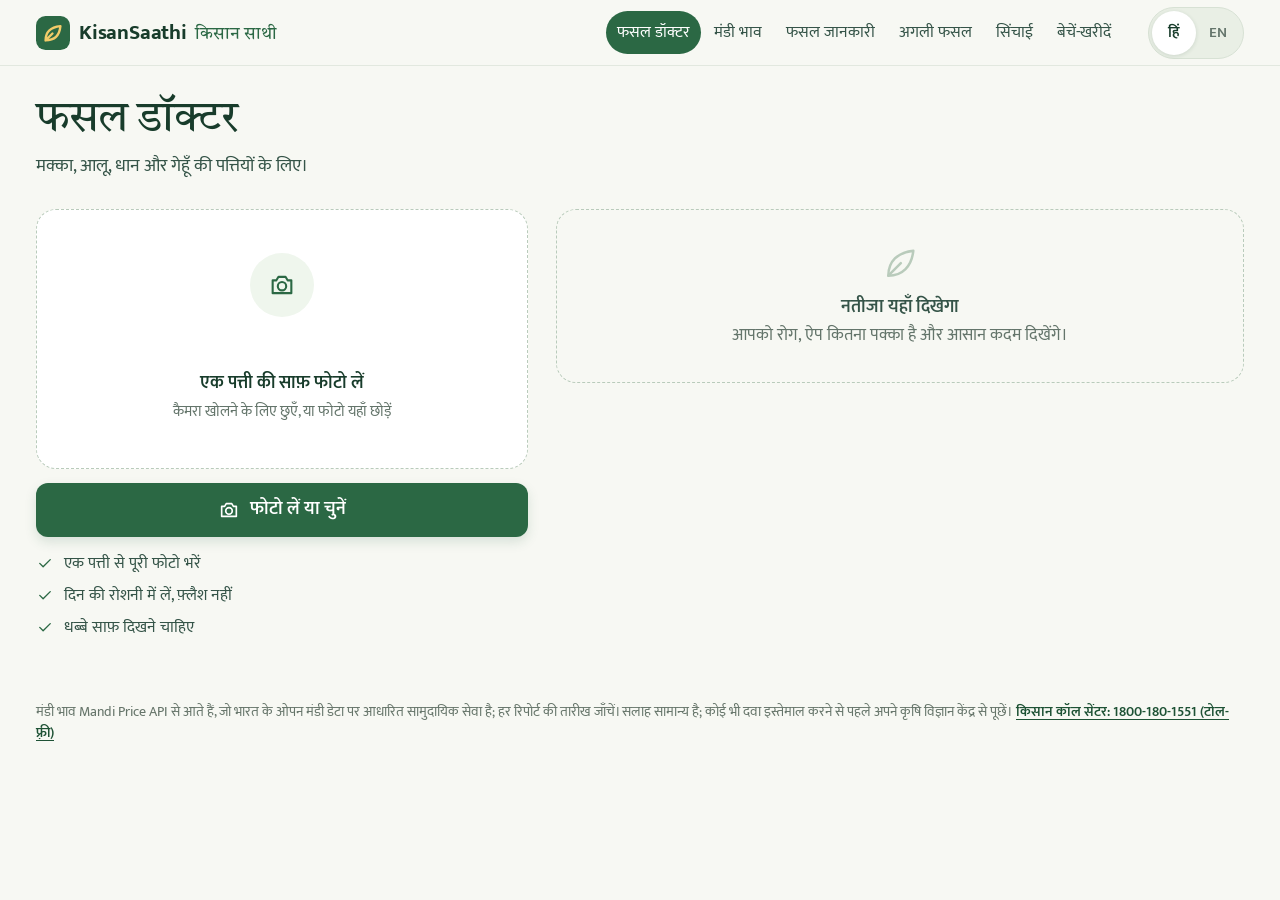
<file: frontend/disease.html>
<!doctype html>
<html lang="hi">
<head>
  <meta charset="utf-8">
  <meta name="viewport" content="width=device-width, initial-scale=1, viewport-fit=cover">
  <meta name="theme-color" content="#f7f8f3">
  <meta name="description" content="Photograph a maize, potato, rice or wheat leaf to check for disease.">
  <title>फसल डॉक्टर | KisanSaathi</title>
  <link rel="icon" href="data:image/svg+xml,%3Csvg xmlns='http://www.w3.org/2000/svg' viewBox='0 0 32 32'%3E%3Crect width='32' height='32' rx='9' fill='%232b6844'/%3E%3Cpath d='M9 23c0-7.5 4.8-12.4 14-13.4-.9 9-5.8 13.4-14 13.4zM9 23l6.5-6.5' fill='none' stroke='%23f2cb69' stroke-width='2.2' stroke-linecap='round' stroke-linejoin='round'/%3E%3C/svg%3E">
  <link rel="preload" href="fonts/Mukta-Regular.woff" as="font" type="font/woff" crossorigin>
  <link rel="preload" href="fonts/TiroDevanagariHindi-Regular.woff" as="font" type="font/woff" crossorigin>
  <link rel="stylesheet" href="css/style.css">
  <link rel="stylesheet" href="css/redesign.css">
  <script src="js/names.js" defer></script>
  <script src="js/i18n.js" defer></script>
  <script src="js/api.js" defer></script>
  <script src="js/disease.js" defer></script>
</head>
<body data-title-key="nav_doctor">
  <a class="skip-link" href="#main" data-i18n="skip">Skip to content</a>
  <header class="site-header">
    <div class="inner">
      <a class="wordmark" href="index.html" aria-label="KisanSaathi home">
        <svg class="wordmark-mark" viewBox="0 0 32 32" aria-hidden="true"><rect width="32" height="32" rx="9" fill="#2b6844"/><path d="M9 23c0-7.5 4.8-12.4 14-13.4-.9 9-5.8 13.4-14 13.4zM9 23l6.5-6.5" fill="none" stroke="#f2cb69" stroke-width="2.2" stroke-linecap="round" stroke-linejoin="round"/></svg>
        <span class="wordmark-text"><span class="wordmark-en" lang="en">KisanSaathi</span><span class="wordmark-hi" lang="hi">किसान साथी</span></span>
      </a>
      <nav class="top-nav" data-i18n-aria="nav_label">
        <a href="disease.html" aria-current="page"><span data-i18n="nav_doctor">Crop Doctor</span></a>
        <a href="prices.html"><span data-i18n="nav_prices">Mandi prices</span></a>
        <a href="crops.html"><span data-i18n="nav_insights">Crop insights</span></a>
        <a href="planning.html"><span data-i18n="nav_planner">Next season</span></a>
        <a href="irrigation.html"><span data-i18n="nav_irrigation">Irrigation</span></a>
        <a href="market.html"><span data-i18n="nav_market">Sell &amp; buy</span></a>
      </nav>
      <div class="lang" role="group" aria-label="Language / भाषा">
        <button type="button" data-lang="hi" aria-pressed="true" lang="hi">हिं</button>
        <button type="button" data-lang="en" aria-pressed="false" lang="en">EN</button>
      </div>
    </div>
  </header>
  <main id="main" class="page">
    <header class="page-head">
      <h1 data-i18n="doc_title">Crop Doctor</h1>
      <p data-i18n="doc_lead">Works for maize, potato, rice and wheat leaves.</p>
    </header>

    <div class="split">
      <section class="capture sticky">
        <input class="photo-input" type="file" id="photo" accept="image/*">
        <label for="photo" class="dropzone" id="dropzone">
          <span class="dropzone-art"><span data-icon="camera" class="lg"></span></span>
          <span>
            <span class="dropzone-title" data-i18n="doc_drop">Take a clear photo of one leaf</span><br>
            <span class="dropzone-sub" data-i18n="doc_drop_sub">Tap to open the camera, or drop a photo here</span>
          </span>
          <span class="shot" id="shot" hidden>
            <img id="preview" alt="">
            <span class="scan" aria-hidden="true"></span>
            <span class="scan-label" id="scanLabel" hidden><span class="spinner"></span><span data-i18n="doc_checking">Checking the leaf…</span></span>
          </span>
        </label>
        <label for="photo" class="btn btn-primary btn-lg btn-block" id="photoButton"><span data-icon="camera"></span><span data-i18n="doc_button">Take or choose a photo</span></label>
        <ul class="tips">
          <li><span data-icon="check" class="sm"></span><span data-i18n="doc_tip_1">Fill the photo with one leaf</span></li>
          <li><span data-icon="check" class="sm"></span><span data-i18n="doc_tip_2">Use daylight, not flash</span></li>
          <li><span data-icon="check" class="sm"></span><span data-i18n="doc_tip_3">Keep the spots in focus</span></li>
        </ul>
        <div id="status" aria-live="polite"></div>
      </section>

      <section id="result" aria-live="polite" aria-busy="false"></section>
    </div>
  </main>
  <footer class="site-footer">
    <p><span data-i18n="footer_note">Mandi prices come from the community Mandi Price API, based on India’s open mandi data; check each report date. Advice is general; ask your Krishi Vigyan Kendra before using any chemical.</span> <a href="tel:18001801551" data-i18n="helpline">Kisan Call Centre: 1800-180-1551 (toll-free)</a></p>
  </footer>
  <nav class="bottom-nav" data-i18n-aria="nav_label">
    <a href="disease.html" aria-current="page"><span data-icon="leaf"></span><span data-i18n="nav_doctor">Crop Doctor</span></a>
    <a href="prices.html"><span data-icon="rupee"></span><span data-i18n="nav_prices">Mandi prices</span></a>
    <a href="crops.html"><span data-icon="chart"></span><span data-i18n="nav_insights">Crop insights</span></a>
    <a href="planning.html"><span data-icon="sprout"></span><span data-i18n="nav_planner">Next season</span></a>
    <a href="irrigation.html"><span data-icon="drop"></span><span data-i18n="nav_irrigation">Irrigation</span></a>
    <a href="market.html"><span data-icon="market"></span><span data-i18n="nav_market">Sell &amp; buy</span></a>
  </nav>
</body>
</html>
</file>
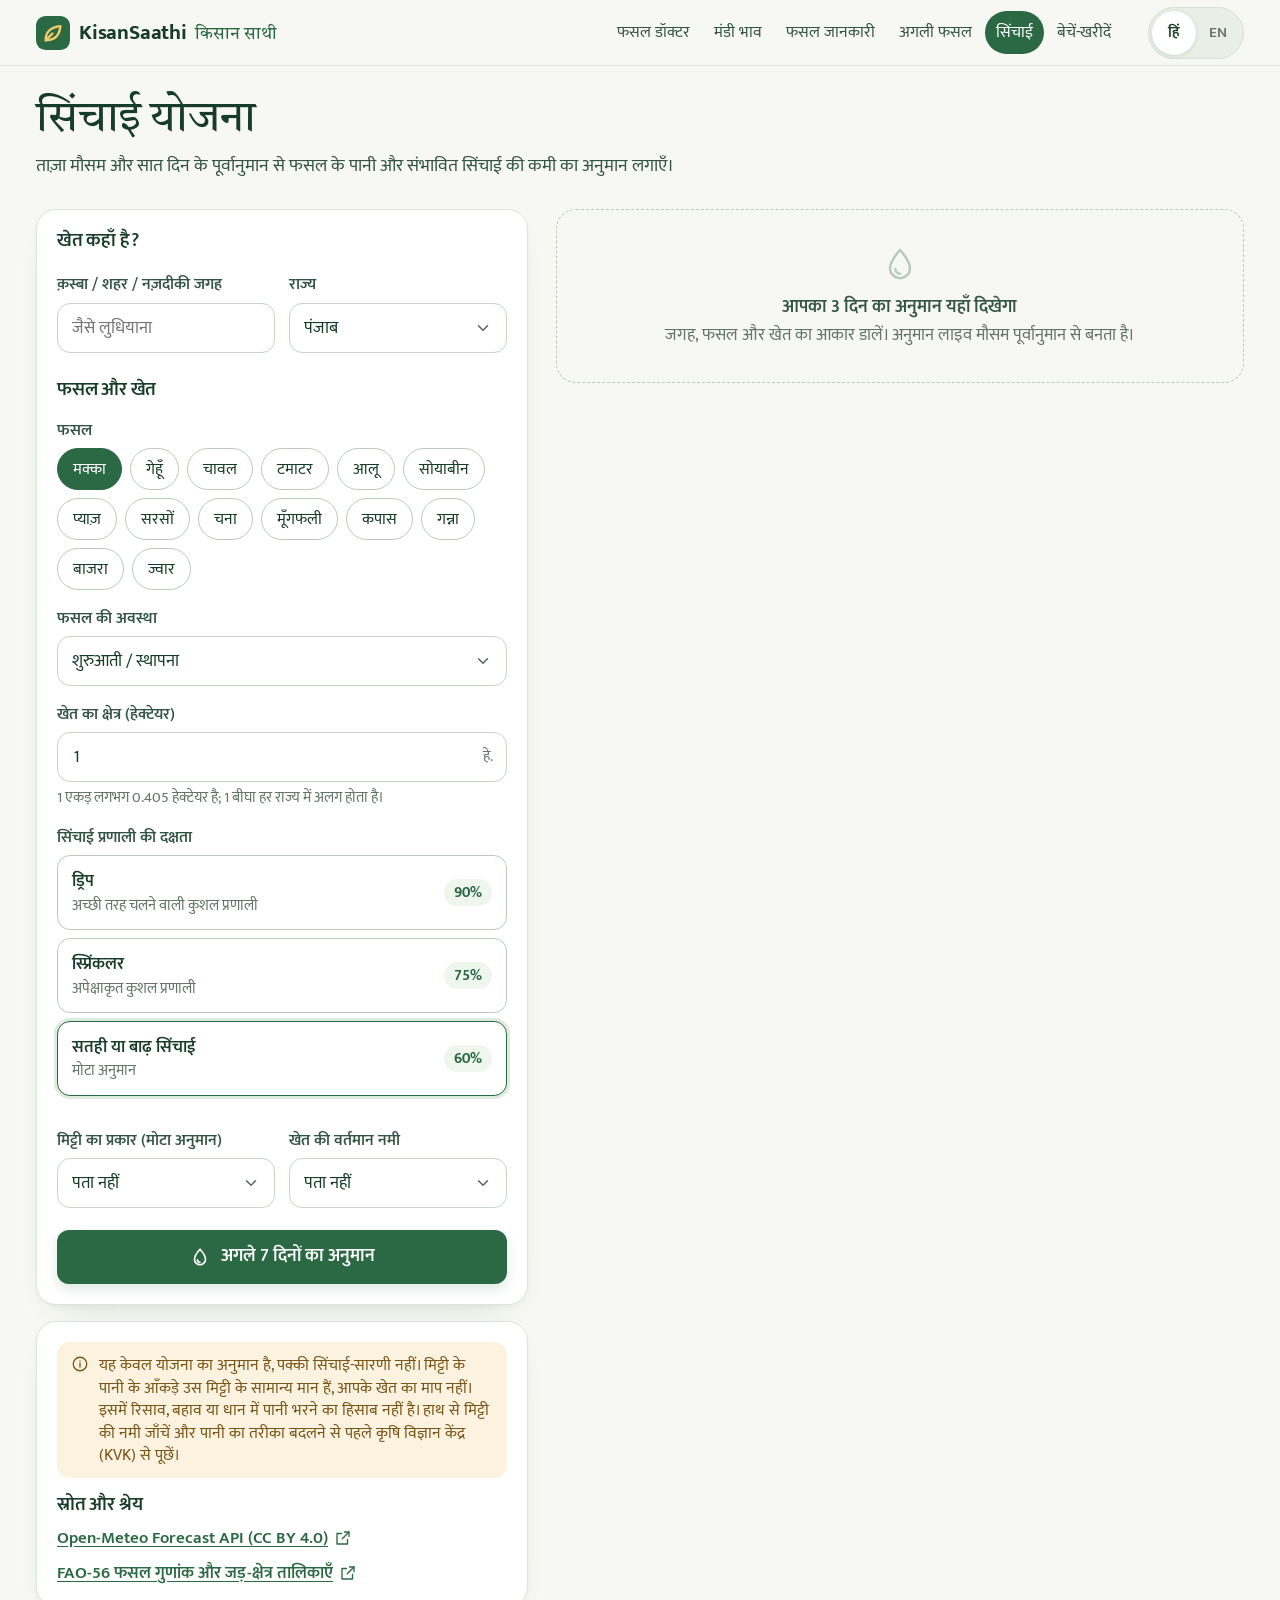
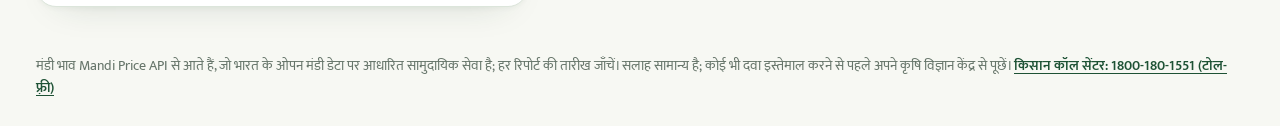
<file: frontend/irrigation.html>
<!doctype html>
<html lang="hi">
<head>
  <meta charset="utf-8">
  <meta name="viewport" content="width=device-width, initial-scale=1, viewport-fit=cover">
  <meta name="theme-color" content="#f7f8f3">
  <meta name="description" content="Seven-day crop water estimate and current conditions from the live weather forecast.">
  <title>सिंचाई योजना | KisanSaathi</title>
  <link rel="icon" href="data:image/svg+xml,%3Csvg xmlns='http://www.w3.org/2000/svg' viewBox='0 0 32 32'%3E%3Crect width='32' height='32' rx='9' fill='%232b6844'/%3E%3Cpath d='M9 23c0-7.5 4.8-12.4 14-13.4-.9 9-5.8 13.4-14 13.4zM9 23l6.5-6.5' fill='none' stroke='%23f2cb69' stroke-width='2.2' stroke-linecap='round' stroke-linejoin='round'/%3E%3C/svg%3E">
  <link rel="preload" href="fonts/Mukta-Regular.woff" as="font" type="font/woff" crossorigin>
  <link rel="preload" href="fonts/TiroDevanagariHindi-Regular.woff" as="font" type="font/woff" crossorigin>
  <link rel="stylesheet" href="css/style.css">
  <link rel="stylesheet" href="css/redesign.css">
  <script src="js/names.js" defer></script>
  <script src="js/i18n.js" defer></script>
  <script src="js/api.js" defer></script>
  <script src="js/irrigation.js" defer></script>
</head>
<body data-title-key="nav_irrigation">
  <a class="skip-link" href="#main" data-i18n="skip">Skip to content</a>
  <header class="site-header">
    <div class="inner">
      <a class="wordmark" href="index.html" aria-label="KisanSaathi home">
        <svg class="wordmark-mark" viewBox="0 0 32 32" aria-hidden="true"><rect width="32" height="32" rx="9" fill="#2b6844"/><path d="M9 23c0-7.5 4.8-12.4 14-13.4-.9 9-5.8 13.4-14 13.4zM9 23l6.5-6.5" fill="none" stroke="#f2cb69" stroke-width="2.2" stroke-linecap="round" stroke-linejoin="round"/></svg>
        <span class="wordmark-text"><span class="wordmark-en" lang="en">KisanSaathi</span><span class="wordmark-hi" lang="hi">किसान साथी</span></span>
      </a>
      <nav class="top-nav" data-i18n-aria="nav_label">
        <a href="disease.html"><span data-i18n="nav_doctor">Crop Doctor</span></a>
        <a href="prices.html"><span data-i18n="nav_prices">Mandi prices</span></a>
        <a href="crops.html"><span data-i18n="nav_insights">Crop insights</span></a>
        <a href="planning.html"><span data-i18n="nav_planner">Next season</span></a>
        <a href="irrigation.html" aria-current="page"><span data-i18n="nav_irrigation">Irrigation</span></a>
        <a href="market.html"><span data-i18n="nav_market">Sell &amp; buy</span></a>
      </nav>
      <div class="lang" role="group" aria-label="Language / भाषा">
        <button type="button" data-lang="hi" aria-pressed="true" lang="hi">हिं</button>
        <button type="button" data-lang="en" aria-pressed="false" lang="en">EN</button>
      </div>
    </div>
  </header>
  <main id="main" class="page">
    <header class="page-head">
      <h1 data-i18n="irr_title">Irrigation Planner</h1>
      <p data-i18n="irr_intro">Use live current conditions and a seven-day forecast to estimate crop water use and irrigation deficit.</p>
    </header>

    <div class="work-layout">
      <form id="irrigationForm" class="panel filters form">
        <h2 class="panel-title" data-i18n="irr_where">Where is the field?</h2>
        <div class="row two">
          <div class="field">
            <label class="label" for="location" data-i18n="irr_location">Town / city / nearest place</label>
            <input class="input" id="location" name="location" minlength="2" maxlength="100" required data-i18n-placeholder="irr_location_ph" placeholder="e.g. Ludhiana" autocomplete="address-level2">
          </div>
          <div class="field">
            <label class="label" for="state" data-i18n="f_state">State</label>
            <select class="select" id="state" name="state" required><option value="" data-i18n="crop_choose_state">Choose a state…</option></select>
          </div>
        </div>

        <h2 class="panel-title" style="margin-top:26px" data-i18n="irr_field">Crop and field</h2>
        <fieldset class="field chips-field">
          <legend class="label" data-i18n="irr_crop">Crop</legend>
          <div class="chips" id="cropChips">
              <label class="chip"><input type="radio" name="crop" value="maize" checked><span data-crop="Maize">Maize</span></label>
              <label class="chip"><input type="radio" name="crop" value="wheat"><span data-crop="Wheat">Wheat</span></label>
              <label class="chip"><input type="radio" name="crop" value="rice"><span data-crop="Rice">Rice</span></label>
              <label class="chip"><input type="radio" name="crop" value="tomato"><span data-crop="Tomato">Tomato</span></label>
              <label class="chip"><input type="radio" name="crop" value="potato"><span data-crop="Potato">Potato</span></label>
              <label class="chip"><input type="radio" name="crop" value="soybean"><span data-crop="Soybean">Soybean</span></label>
              <label class="chip"><input type="radio" name="crop" value="onion"><span data-crop="Onion">Onion</span></label>
              <label class="chip"><input type="radio" name="crop" value="mustard"><span data-crop="Mustard">Mustard</span></label>
              <label class="chip"><input type="radio" name="crop" value="chickpea"><span data-crop="Chickpea">Chickpea</span></label>
              <label class="chip"><input type="radio" name="crop" value="groundnut"><span data-crop="Groundnut">Groundnut</span></label>
              <label class="chip"><input type="radio" name="crop" value="cotton"><span data-crop="Cotton">Cotton</span></label>
              <label class="chip"><input type="radio" name="crop" value="sugarcane"><span data-crop="Sugarcane">Sugarcane</span></label>
              <label class="chip"><input type="radio" name="crop" value="pearl millet"><span data-crop="Pearl millet">Pearl millet</span></label>
              <label class="chip"><input type="radio" name="crop" value="sorghum"><span data-crop="Sorghum">Sorghum</span></label>
          </div>
        </fieldset>
        <div class="field">
          <label class="label" for="stage" data-i18n="irr_stage">Growth stage</label>
          <select class="select" id="stage" name="stage" required>
            <option value="initial" data-i18n="irr_initial">Initial / establishment</option>
            <option value="development" data-i18n="irr_development">Vegetative development</option>
            <option value="mid_season" data-i18n="irr_mid">Mid-season / flowering or peak growth</option>
            <option value="late_season" data-i18n="irr_late">Late season / ripening</option>
          </select>
        </div>
        <div class="field">
          <label class="label" for="area" data-i18n="irr_area">Field area (hectares)</label>
          <div class="input-unit"><input class="input num" id="area" name="area_ha" type="number" inputmode="decimal" min="0.0001" max="10000" step="any" required value="1"><span class="unit" data-i18n="unit_ha">ha</span></div>
          <p class="hint" data-i18n="irr_acre_hint">1 acre is about 0.405 hectare; 1 bigha is different in each state.</p>
        </div>
        <fieldset class="field chips-field">
          <legend class="label" data-i18n="irr_efficiency">Irrigation system efficiency</legend>
          <div class="options">
              <label class="option"><input type="radio" name="efficiency" value="0.9"><span class="option-body"><span class="option-title" data-i18n="irr_eff_drip">Drip</span><span class="option-desc" data-i18n="irr_eff_drip_d">Well-managed, efficient system</span></span><span class="option-tag num">90%</span></label>
              <label class="option"><input type="radio" name="efficiency" value="0.75"><span class="option-body"><span class="option-title" data-i18n="irr_eff_sprinkler">Sprinkler</span><span class="option-desc" data-i18n="irr_eff_sprinkler_d">Reasonably efficient system</span></span><span class="option-tag num">75%</span></label>
              <label class="option"><input type="radio" name="efficiency" value="0.6" checked><span class="option-body"><span class="option-title" data-i18n="irr_eff_surface">Surface or flood</span><span class="option-desc" data-i18n="irr_eff_surface_d">Rough estimate</span></span><span class="option-tag num">60%</span></label>
          </div>
        </fieldset>
        <div class="row two field">
          <div class="field">
            <label class="label" for="soilTexture" data-i18n="irr_soil">Soil texture</label>
            <select class="select" id="soilTexture" name="soil_texture">
              <option value="unknown" data-i18n="irr_soil_unknown">Unknown</option>
              <option value="sandy" data-i18n="irr_soil_sandy">Sandy</option>
              <option value="loamy" data-i18n="irr_soil_loamy">Loamy</option>
              <option value="alluvial" data-i18n="planner_soil_alluvial">Alluvial</option>
              <option value="clayey" data-i18n="irr_soil_clayey">Clayey</option>
              <option value="black" data-i18n="irr_soil_black">Black soil</option>
              <option value="red" data-i18n="irr_soil_red">Red soil</option>
            </select>
          </div>
          <div class="field">
            <label class="label" for="fieldMoisture" data-i18n="irr_moisture">Current field moisture</label>
            <select class="select" id="fieldMoisture" name="field_moisture">
              <option value="unknown" data-i18n="irr_moisture_unknown">Unknown</option>
              <option value="dry" data-i18n="irr_moisture_dry">Dry</option>
              <option value="normal" data-i18n="irr_moisture_normal">Normal</option>
              <option value="wet" data-i18n="irr_moisture_wet">Wet</option>
            </select>
          </div>
        </div>
        <button class="btn btn-primary btn-lg btn-block" type="submit" style="margin-top:22px"><span data-icon="drop"></span><span data-i18n="irr_calculate">Estimate next 7 days</span></button>
      </form>

      <div class="results-col">
        <div id="status" aria-live="polite"></div>
        <div id="results" class="stack" aria-live="polite"></div>
      </div>

      <section class="panel extra" aria-labelledby="irrSourcesTitle">
        <p class="notice warn" style="margin-top:0"><span data-icon="info" class="sm"></span><span data-i18n="irr_caveat">Planning estimate only. It is not a guaranteed irrigation schedule. The soil-water figures are typical values for the soil type, not a measurement of your field. It does not model percolation, runoff or paddy flooding. Check soil moisture by hand and ask your Krishi Vigyan Kendra (KVK) before changing water practice.</span></p>
        <h2 class="panel-title" id="irrSourcesTitle" style="margin-top:16px" data-i18n="irr_sources">Sources and attribution</h2>
        <ul class="link-list">
          <li><a class="ext-link" href="https://open-meteo.com/en/docs" target="_blank" rel="noopener noreferrer">Open-Meteo Forecast API (CC BY 4.0)<span data-icon="external" class="sm"></span></a></li>
          <li><a class="ext-link" href="https://www.fao.org/4/S2022E/s2022e07.htm" target="_blank" rel="noopener noreferrer"><span data-i18n="src_fao_kc">FAO-56 crop coefficients and root-zone tables</span><span data-icon="external" class="sm"></span></a></li>
        </ul>
      </section>
    </div>
  </main>
  <footer class="site-footer">
    <p><span data-i18n="footer_note">Mandi prices come from the community Mandi Price API, based on India’s open mandi data; check each report date. Advice is general; ask your Krishi Vigyan Kendra before using any chemical.</span> <a href="tel:18001801551" data-i18n="helpline">Kisan Call Centre: 1800-180-1551 (toll-free)</a></p>
  </footer>
  <nav class="bottom-nav" data-i18n-aria="nav_label">
    <a href="disease.html"><span data-icon="leaf"></span><span data-i18n="nav_doctor">Crop Doctor</span></a>
    <a href="prices.html"><span data-icon="rupee"></span><span data-i18n="nav_prices">Mandi prices</span></a>
    <a href="crops.html"><span data-icon="chart"></span><span data-i18n="nav_insights">Crop insights</span></a>
    <a href="planning.html"><span data-icon="sprout"></span><span data-i18n="nav_planner">Next season</span></a>
    <a href="irrigation.html" aria-current="page"><span data-icon="drop"></span><span data-i18n="nav_irrigation">Irrigation</span></a>
    <a href="market.html"><span data-icon="market"></span><span data-i18n="nav_market">Sell &amp; buy</span></a>
  </nav>
</body>
</html>
</file>
<file: frontend/css/style.css>
/* KisanSaathi - design system. Owner: Member D
   Palette: forest green, sage, warm paper white and harvest gold; soil red is reserved for warnings.
   Type: Tiro Devanagari Hindi for display, Mukta for text (both cover Hindi and English).
   Mobile first: bottom tab bar on phones, two-column workspaces from 900px. */

/* Fonts are stored in frontend/fonts (subset to Hindi + English), so the app looks right offline.
   Licence: SIL Open Font License, see fonts/OFL-*.txt */
@font-face { font-family: "Mukta"; src: url("../fonts/Mukta-Regular.woff") format("woff"); font-weight: 400 500; font-style: normal; font-display: swap; }
@font-face { font-family: "Mukta"; src: url("../fonts/Mukta-SemiBold.woff") format("woff"); font-weight: 600; font-style: normal; font-display: swap; }
@font-face { font-family: "Mukta"; src: url("../fonts/Mukta-Bold.woff") format("woff"); font-weight: 700 800; font-style: normal; font-display: swap; }
@font-face { font-family: "Tiro Devanagari Hindi"; src: url("../fonts/TiroDevanagariHindi-Regular.woff") format("woff"); font-weight: 400; font-style: normal; font-display: swap; }

:root {
  color-scheme: light;

  --paper: #f7f8f3;
  --surface: #ffffff;
  --sunk: #eaf0e7;
  --ink: #183c2b;
  --ink-2: #355448;
  --muted: #64756b;
  --line: #dce5db;
  --line-strong: #b9cbbb;

  --green: #2b6844;
  --green-700: #1e5235;
  --green-100: #dcebdc;
  --green-50: #eff6ed;

  --harvest: #c18b2d;
  --harvest-700: #795619;
  --harvest-50: #fbf3df;

  --field: #2b6844;
  --field-50: #e7f2e5;
  --soil: #9b4537;
  --soil-50: #f9e9e4;

  --font-display: "Tiro Devanagari Hindi", "Noto Serif Devanagari", Georgia, serif;
  --font-text: "Mukta", "Nirmala UI", "Noto Sans Devanagari", system-ui, -apple-system, "Segoe UI", sans-serif;

  --r-panel: 18px;
  --r-control: 12px;
  --r-small: 8px;
  --lift: 0 2px 4px rgba(28, 60, 42, .035), 0 16px 36px -24px rgba(28, 60, 42, .22);

  --header-h: 60px;
  --nav-h: 68px;
  --gutter: 16px;
  --ease: cubic-bezier(.2, .7, .2, 1);
}

*, *::before, *::after { box-sizing: border-box; }
html { -webkit-text-size-adjust: 100%; scroll-padding-top: calc(var(--header-h) + 12px); }
body {
  margin: 0;
  min-height: 100vh;
  background: var(--paper);
  color: var(--ink);
  font-family: var(--font-text);
  font-size: 17px;
  line-height: 1.55;
  padding-bottom: calc(var(--nav-h) + env(safe-area-inset-bottom));
  -webkit-font-smoothing: antialiased;
  text-rendering: optimizeLegibility;
}
img, svg { display: block; max-width: 100%; }
a { color: var(--green); text-underline-offset: 3px; }
button, input, select, textarea { font: inherit; color: inherit; }
h1, h2, h3, h4 { margin: 0; line-height: 1.2; font-weight: 600; }
p { margin: 0; }
[hidden], .hidden { display: none !important; }
.num { font-variant-numeric: tabular-nums; }

:focus-visible { outline: 3px solid var(--harvest); outline-offset: 2px; border-radius: 6px; }

.skip-link {
  position: absolute; left: 12px; top: -60px; z-index: 50;
  background: var(--ink); color: #fff; padding: 10px 14px; border-radius: var(--r-small);
}
.skip-link:focus { top: 10px; }

.icon { width: 22px; height: 22px; flex: none; stroke: currentColor; fill: none; stroke-width: 1.8; stroke-linecap: round; stroke-linejoin: round; }
.icon.sm { width: 18px; height: 18px; }
.icon.lg { width: 28px; height: 28px; }

/* ---------------------------------------------------------------- Header */
.site-header {
  position: sticky; top: 0; z-index: 20;
  height: var(--header-h);
  background: rgba(247, 248, 243, .96);
  backdrop-filter: saturate(1.4) blur(10px);
  -webkit-backdrop-filter: saturate(1.4) blur(10px);
  border-bottom: 1px solid var(--line);
}
.site-header .inner {
  max-width: 1120px; height: 100%; margin: 0 auto; padding: 0 var(--gutter);
  display: flex; align-items: center; gap: 24px;
}
.wordmark { display: flex; align-items: baseline; gap: 8px; text-decoration: none; color: var(--ink); margin-right: auto; }
.wordmark-mark { width: 30px; height: 30px; align-self: center; }
.wordmark-hi { font-family: var(--font-display); font-size: 23px; line-height: 1; }
.wordmark-en { font-size: 13px; color: var(--muted); letter-spacing: .01em; }

.top-nav { display: none; gap: 4px; }
.top-nav a {
  display: inline-flex; align-items: center; gap: 8px; padding: 8px 13px; border-radius: 999px;
  color: var(--ink-2); text-decoration: none; font-weight: 500; font-size: 16px; white-space: nowrap;
}
.top-nav a:hover { background: var(--sunk); }
.top-nav a[aria-current="page"] { background: var(--ink); color: #fff; }

.lang {
  display: inline-flex; padding: 3px; border-radius: 999px; background: var(--sunk); border: 1px solid var(--line);
}
.lang button {
  min-width: 44px; min-height: 36px; padding: 0 12px; border: 0; border-radius: 999px;
  background: transparent; color: var(--muted); font-weight: 600; font-size: 15px; cursor: pointer;
}
.lang button[aria-pressed="true"] { background: var(--surface); color: var(--ink); box-shadow: 0 1px 3px rgba(22, 33, 62, .15); }

/* ---------------------------------------------------------------- Bottom nav (phones) */
.bottom-nav {
  position: fixed; inset: auto 0 0 0; z-index: 20;
  height: calc(var(--nav-h) + env(safe-area-inset-bottom));
  padding-bottom: env(safe-area-inset-bottom);
  display: grid; grid-template-columns: repeat(6, minmax(0, 1fr));
  background: var(--surface); border-top: 1px solid var(--line);
}
.bottom-nav a {
  display: flex; flex-direction: column; align-items: center; justify-content: center; gap: 3px;
  color: var(--muted); text-decoration: none; font-size: 11px; font-weight: 500; line-height: 1.15; text-align: center; padding: 0 1px; min-width: 0;
}
.bottom-nav a[aria-current="page"] { color: var(--green); }
.bottom-nav a[aria-current="page"] .icon { stroke-width: 2.2; }

/* Six tools need a wide header; smaller screens keep the bottom tab bar. */
@media (min-width: 1220px) {
  body { padding-bottom: 0; }
  .bottom-nav { display: none; }
  .top-nav { display: flex; }
}

/* ---------------------------------------------------------------- Page frame */
.page { max-width: 1120px; margin: 0 auto; padding: 24px var(--gutter) 40px; }
.page-head { max-width: 640px; margin-bottom: 22px; }
.page-head h1 { font-family: var(--font-display); font-weight: 400; font-size: clamp(32px, 6vw, 44px); letter-spacing: -.005em; text-wrap: balance; }
.page-head p { color: var(--muted); margin-top: 6px; font-size: 18px; }

.split { display: grid; gap: 18px; }
@media (min-width: 900px) {
  .split { grid-template-columns: minmax(0, 5fr) minmax(0, 7fr); gap: 28px; align-items: start; }
  .split > .sticky { position: sticky; top: calc(var(--header-h) + 20px); }
}

.panel { background: var(--surface); border: 1px solid var(--line); border-radius: var(--r-panel); padding: 20px; }
.panel + .panel { margin-top: 16px; }
.split > .panel + .panel { margin-top: 0; }
.stack > * + * { margin-top: 16px; }
.panel-title { font-size: 19px; font-weight: 600; margin-bottom: 4px; }
.panel-sub { color: var(--muted); font-size: 15px; }

.site-footer { max-width: 1120px; margin: 0 auto; padding: 8px var(--gutter) 28px; color: var(--muted); font-size: 14px; }
.site-footer a { color: var(--ink-2); font-weight: 600; }

/* ---------------------------------------------------------------- Forms */
.field { margin-top: 16px; }
.form > :first-child, .form > .row:first-child > .field:first-child { margin-top: 0; }
.label { display: block; font-weight: 600; font-size: 15.5px; margin-bottom: 6px; color: var(--ink-2); }
.optional { font-weight: 400; color: var(--muted); }
.input, .select, .textarea {
  width: 100%; min-height: 50px; padding: 11px 14px;
  background: var(--surface); border: 1.5px solid var(--line-strong); border-radius: var(--r-control);
  font-size: 17px; transition: border-color .15s, box-shadow .15s;
}
.textarea { min-height: 92px; resize: vertical; }
input[type="number"] { -moz-appearance: textfield; appearance: textfield; }
input[type="number"]::-webkit-inner-spin-button, input[type="number"]::-webkit-outer-spin-button { -webkit-appearance: none; margin: 0; }
.select {
  appearance: none; -webkit-appearance: none; padding-right: 42px; cursor: pointer;
  background-image: url("data:image/svg+xml,%3Csvg xmlns='http://www.w3.org/2000/svg' viewBox='0 0 24 24' fill='none' stroke='%235c6270' stroke-width='2' stroke-linecap='round' stroke-linejoin='round'%3E%3Cpath d='m6 9 6 6 6-6'/%3E%3C/svg%3E");
  background-repeat: no-repeat; background-position: right 14px center; background-size: 18px;
}
.input:hover, .select:hover, .textarea:hover { border-color: var(--muted); }
.input:focus, .select:focus, .textarea:focus { outline: none; border-color: var(--green); box-shadow: 0 0 0 4px var(--green-100); }
.select:disabled { opacity: .55; cursor: not-allowed; }
.input-unit { position: relative; }
.input-unit .input { padding-right: 64px; }
.input-unit .unit { position: absolute; right: 14px; top: 50%; transform: translateY(-50%); color: var(--muted); font-size: 15px; pointer-events: none; }
.row { display: grid; gap: 0 14px; }
@media (min-width: 560px) {
  .row.two { grid-template-columns: 1fr 1fr; }
  .form > .row.two:first-child > .field:nth-child(2) { margin-top: 0; }
}

/* Crop chips (radio buttons) */
.chips-field { border: 0; padding: 0; margin-inline: 0; min-width: 0; }
.chips-field legend { padding: 0; }
.chips { display: flex; flex-wrap: wrap; gap: 8px; }
.chip { position: relative; }
.chip input { position: absolute; opacity: 0; inset: 0; margin: 0; cursor: pointer; }
.chip span {
  display: inline-flex; align-items: center; min-height: 42px; padding: 6px 15px; border-radius: 999px;
  border: 1.5px solid var(--line-strong); background: var(--surface); font-size: 15.5px; font-weight: 500; cursor: pointer;
}
.chip input:hover + span { border-color: var(--muted); }
.chip input:checked + span { background: var(--ink); border-color: var(--ink); color: #fff; }
.chip input:focus-visible + span { outline: 3px solid var(--harvest); outline-offset: 2px; }

/* ---------------------------------------------------------------- Buttons */
.btn {
  display: inline-flex; align-items: center; justify-content: center; gap: 10px;
  min-height: 50px; padding: 10px 20px; border-radius: var(--r-control);
  border: 1.5px solid transparent; font-weight: 600; font-size: 17px; text-decoration: none; cursor: pointer;
  transition: background-color .15s, border-color .15s, transform .1s;
}
.btn:active { transform: translateY(1px); }
.btn:disabled, .btn[aria-disabled="true"] { opacity: .6; cursor: progress; }
.btn-primary { background: var(--green); color: #fff; }
.btn-primary:hover { background: var(--green-700); }
.btn-ghost { background: var(--surface); color: var(--ink); border-color: var(--line-strong); }
.btn-ghost:hover { border-color: var(--ink); }
.btn-quiet { background: transparent; color: var(--green); padding-left: 10px; padding-right: 10px; }
.btn-quiet:hover { background: var(--green-50); }
.btn-lg { min-height: 58px; font-size: 18px; padding: 12px 24px; }
.btn-sm { min-height: 42px; font-size: 15.5px; padding: 6px 14px; }
.btn-block { width: 100%; }
.btn-group { display: flex; flex-wrap: wrap; gap: 10px; margin-top: 16px; }

/* ---------------------------------------------------------------- Messages */
.notice { display: flex; gap: 10px; align-items: flex-start; padding: 12px 14px; border-radius: var(--r-control); font-size: 15.5px; line-height: 1.45; margin-top: 14px; }
.notice .icon { margin-top: 1px; }
.notice.info { background: var(--green-50); color: var(--green-700); }
.notice.warn { background: var(--harvest-50); color: var(--harvest-700); }
.notice.error { background: var(--soil-50); color: var(--soil); }
.notice.ok { background: var(--field-50); color: var(--field); }
.loading { display: flex; align-items: center; gap: 10px; color: var(--muted); padding: 14px 0; }
.spinner { width: 20px; height: 20px; border-radius: 50%; border: 2.5px solid var(--green-100); border-top-color: var(--green); animation: spin .8s linear infinite; flex: none; }
@keyframes spin { to { transform: rotate(360deg); } }

.empty { text-align: center; padding: 34px 18px; color: var(--muted); }
.empty .icon { width: 40px; height: 40px; margin: 0 auto 10px; stroke: var(--line-strong); stroke-width: 1.5; }
.empty-title { color: var(--ink-2); font-weight: 600; font-size: 18px; }

/* ---------------------------------------------------------------- Home */
.hero { padding: 18px 0 8px; display: grid; gap: 22px; }
.hero-title { font-family: var(--font-display); font-weight: 400; font-size: clamp(36px, 9vw, 62px); line-height: 1.1; letter-spacing: -.01em; max-width: 16ch; text-wrap: balance; }
.hero-lead { font-size: 19px; color: var(--ink-2); max-width: 34ch; margin-top: 14px; }
.hero-actions { display: flex; flex-wrap: wrap; gap: 10px; margin-top: 22px; }
@media (min-width: 900px) {
  .hero { grid-template-columns: minmax(0, 1.1fr) minmax(0, .9fr); align-items: end; gap: 48px; padding: 48px 0 28px; }
  .hero.no-live { grid-template-columns: 1fr; }
}

.live { background: var(--ink); color: #fff; border-radius: var(--r-panel); padding: 20px; box-shadow: var(--lift); position: relative; overflow: hidden; }
.live::after {
  content: ""; position: absolute; inset: auto -40px -60px auto; width: 220px; height: 220px; border-radius: 50%;
  background: radial-gradient(circle, rgba(212, 150, 26, .32), rgba(212, 150, 26, 0) 70%); pointer-events: none;
}
.live-head { display: flex; justify-content: space-between; align-items: center; gap: 12px; color: #e0eadf; font-size: 15px; }
.live-dot { display: inline-flex; align-items: center; gap: 8px; }
.live-dot::before { content: ""; width: 8px; height: 8px; border-radius: 50%; background: var(--harvest); }
.live-crop { font-family: var(--font-display); font-size: 28px; margin-top: 10px; line-height: 1.15; }
.live-rows { margin-top: 14px; display: grid; gap: 2px; }
.live-row { display: grid; grid-template-columns: 1fr auto; gap: 12px; padding: 9px 0; border-top: 1px solid rgba(255, 255, 255, .12); align-items: baseline; }
.live-row:first-child { border-top: 0; }
.live-market { font-weight: 500; }
.live-price { font-weight: 700; font-size: 20px; }
.live-row.top .live-price { color: #f2cb69; font-size: 24px; }
.live-foot { margin-top: 12px; display: flex; justify-content: space-between; align-items: center; gap: 12px; flex-wrap: wrap; font-size: 14px; color: #d0dfcf; }
.live-foot a { color: #fff; font-weight: 600; }
.live.is-sample .live-sample { display: inline; }
.live-sample { display: none; color: #f2cb69; font-weight: 600; }

.tools { display: grid; gap: 12px; margin-top: 26px; }
@media (min-width: 760px) {
  .tools { grid-template-columns: 1.25fr 1fr 1fr; }
  .tool.featured { grid-row: span 2; }
}
.tool {
  display: flex; flex-direction: column; gap: 10px; padding: 20px; min-height: 150px;
  background: var(--surface); border: 1px solid var(--line); border-radius: var(--r-panel);
  color: var(--ink); text-decoration: none; transition: border-color .15s, transform .15s var(--ease);
}
.tool:hover { border-color: var(--ink); }
.tool-icon { width: 46px; height: 46px; border-radius: 14px; display: grid; place-items: center; background: var(--green-50); color: var(--green); }
.tool.featured { background: var(--green); border-color: var(--green); color: #fff; }
.tool.featured .tool-icon { background: rgba(255, 255, 255, .14); color: #fff; }
.tool.featured .tool-desc { color: #d4e4d1; }
.tool-title { font-family: var(--font-display); font-weight: 400; font-size: 25px; margin-top: auto; }
.tool-desc { color: var(--muted); font-size: 15.5px; }

.help-band {
  margin-top: 26px; display: flex; flex-wrap: wrap; align-items: center; justify-content: space-between; gap: 14px;
  padding: 18px 20px; border-radius: var(--r-panel); background: var(--harvest-50); border: 1px solid #efd9a6;
}
.help-band h2 { font-size: 19px; }
.help-band p { color: var(--ink-2); font-size: 15.5px; margin-top: 2px; }

/* ---------------------------------------------------------------- Crop Doctor */
.capture { display: grid; gap: 14px; }
.photo-input { position: absolute; width: 1px; height: 1px; opacity: 0; pointer-events: none; }
.dropzone {
  position: relative; display: grid; place-items: center; text-align: center; gap: 10px;
  min-height: 260px; padding: 22px; border-radius: var(--r-panel);
  border: 1.5px dashed var(--line-strong); background: var(--surface); cursor: pointer;
  transition: border-color .15s, background-color .15s;
}
.dropzone:hover, .dropzone.is-over { border-color: var(--green); background: var(--green-50); }
.dropzone-art { width: 64px; height: 64px; border-radius: 50%; display: grid; place-items: center; background: var(--green-50); color: var(--green); margin: 0 auto; }
.dropzone-title { font-weight: 600; font-size: 18px; }
.dropzone-sub { color: var(--muted); font-size: 15px; }
.dropzone.has-photo { padding: 0; border-style: solid; border-color: var(--line); overflow: hidden; background: #1b1f2a; cursor: default; }
.dropzone.has-photo > :not(.shot) { display: none; }
.shot { position: relative; width: 100%; }
.shot img { width: 100%; max-height: 420px; object-fit: contain; margin: 0 auto; }

/* The one signature motion: a scan line while the leaf is being checked */
.scan { position: absolute; inset: 0; pointer-events: none; display: none; }
.is-scanning .scan { display: block; }
.scan::before { content: ""; position: absolute; inset: 0; background: rgba(22, 33, 62, .28); }
.scan::after {
  content: ""; position: absolute; left: 0; right: 0; height: 34%;
  background: linear-gradient(180deg, rgba(243, 196, 92, 0), rgba(243, 196, 92, .35) 85%, rgba(243, 196, 92, .95) 100%);
  animation: scan 1.6s var(--ease) infinite alternate;
}
.scan-label {
  position: absolute; left: 50%; bottom: 16px; transform: translateX(-50%); z-index: 1;
  display: inline-flex; align-items: center; gap: 10px; white-space: nowrap;
  background: rgba(22, 33, 62, .86); color: #fff; padding: 8px 14px; border-radius: 999px; font-size: 15px; font-weight: 500;
}
.scan-label .spinner { border-color: rgba(255, 255, 255, .25); border-top-color: #f2cb69; width: 16px; height: 16px; }
@keyframes scan { from { top: -34%; } to { top: 100%; } }

.tips { display: grid; gap: 8px; padding: 0; margin: 0; list-style: none; }
.tips li { display: flex; gap: 10px; align-items: center; color: var(--ink-2); font-size: 15.5px; }
.tips .icon { color: var(--field); }

.slip { background: var(--surface); border: 1px solid var(--line); border-radius: var(--r-panel); overflow: hidden; box-shadow: var(--lift); }
.slip-head { padding: 18px 20px 16px; display: grid; grid-template-columns: auto 1fr; gap: 14px; align-items: center; border-bottom: 1px solid var(--line); }
.slip-badge { width: 48px; height: 48px; border-radius: 14px; display: grid; place-items: center; }
.slip.is-danger .slip-badge { background: var(--soil-50); color: var(--soil); }
.slip.is-healthy .slip-badge { background: var(--field-50); color: var(--field); }
.slip.is-unsure .slip-badge { background: var(--harvest-50); color: var(--harvest-700); }
.slip-crop { color: var(--muted); font-size: 15px; font-weight: 500; }
.slip-name { font-family: var(--font-display); font-weight: 400; font-size: clamp(27px, 5vw, 34px); line-height: 1.12; }
.slip-status { display: inline-block; margin-top: 6px; font-size: 13.5px; font-weight: 600; padding: 2px 10px; border-radius: 999px; }
.slip.is-danger .slip-status { background: var(--soil-50); color: var(--soil); }
.slip.is-healthy .slip-status { background: var(--field-50); color: var(--field); }
.slip.is-unsure .slip-status { background: var(--harvest-50); color: var(--harvest-700); }
.slip-body { padding: 18px 20px 20px; }
.slip-section + .slip-section { margin-top: 18px; }
.slip-label { font-size: 14.5px; color: var(--muted); font-weight: 500; margin-bottom: 6px; display: flex; justify-content: space-between; gap: 12px; }
.slip-label strong { color: var(--ink); font-size: 16px; }

.meter { height: 10px; border-radius: 999px; background: var(--sunk); overflow: hidden; }
.meter span { display: block; height: 100%; border-radius: 999px; background: var(--green); transform-origin: left; animation: grow .7s var(--ease) both; }
@keyframes grow { from { transform: scaleX(0); } }

.advice { list-style: none; padding: 0; margin: 0; display: grid; gap: 10px; }
.advice li { position: relative; padding-left: 22px; }
.advice li::before { content: ""; position: absolute; left: 4px; top: .62em; width: 7px; height: 7px; border-radius: 2px; background: var(--green); transform: rotate(45deg); }

.expert { display: flex; gap: 12px; align-items: flex-start; padding: 14px; border-radius: var(--r-control); background: var(--harvest-50); color: var(--harvest-700); font-weight: 500; font-size: 15.5px; }
.expert a { color: inherit; font-weight: 700; }

.alts { list-style: none; padding: 0; margin: 0; display: grid; gap: 8px; }
.alts li { display: grid; grid-template-columns: 1fr 64px 48px; align-items: center; gap: 10px; font-size: 15px; color: var(--ink-2); }
.alts .bar { height: 6px; border-radius: 999px; background: var(--sunk); overflow: hidden; }
.alts .bar span { display: block; height: 100%; background: var(--line-strong); border-radius: 999px; }
.alts .pct { text-align: right; color: var(--muted); }

.placeholder { border: 1.5px dashed var(--line-strong); border-radius: var(--r-panel); }

/* ---------------------------------------------------------------- Mandi prices */
#dataNotice .notice, #datasetStatus .notice { margin: 0 0 16px; }

/* Shared two-column workspace: inputs left, results right; extra info under the inputs.
   Phones: inputs, then results, then extra info. */
.work-layout { display: grid; gap: 16px; grid-template-areas: "filters" "results" "extra"; }
.work-layout > .filters { grid-area: filters; }
.work-layout > .results-col { grid-area: results; min-width: 0; }
.work-layout > .extra { grid-area: extra; margin-top: 0; }
@media (min-width: 900px) {
  .work-layout { grid-template-columns: minmax(0, 5fr) minmax(0, 7fr); grid-template-rows: auto 1fr; grid-template-areas: "filters results" "extra results"; gap: 16px 28px; align-items: start; }
}
.filters .row { gap: 0 14px; }
.meta-line { color: var(--muted); font-size: 14.5px; margin-top: 12px; }

.best { background: var(--surface); border: 1px solid var(--line); border-radius: var(--r-panel); overflow: hidden; box-shadow: var(--lift); }
.best-top { padding: 20px; background: linear-gradient(180deg, var(--harvest-50), var(--surface)); border-bottom: 1px solid var(--line); }
.best-kicker { display: inline-flex; align-items: center; gap: 8px; font-size: 14.5px; font-weight: 600; color: var(--harvest-700); }
.best-market { font-family: var(--font-display); font-weight: 400; font-size: clamp(30px, 6vw, 40px); margin-top: 6px; line-height: 1.1; }
.best-place { color: var(--muted); font-size: 15.5px; margin-top: 2px; }
.best-figures { display: flex; flex-wrap: wrap; align-items: flex-end; gap: 6px 24px; margin-top: 16px; }
.best-price { font-size: clamp(38px, 8vw, 50px); font-weight: 700; line-height: 1; letter-spacing: -.02em; }
.best-unit { color: var(--muted); font-size: 15px; margin-top: 4px; }
.best-kg { font-size: 22px; font-weight: 600; line-height: 1.1; }
.best-range { margin-top: 12px; font-size: 15px; color: var(--ink-2); }

.compare { padding: 18px 20px 20px; }
.compare-out { margin-top: 12px; }

.ranks { list-style: none; margin: 0; padding: 0; }
.rank { display: grid; grid-template-columns: 34px minmax(0, 1fr) auto; gap: 4px 12px; align-items: center; padding: 14px 0; border-top: 1px solid var(--line); }
.rank:first-child { border-top: 0; padding-top: 4px; }
.rank-no { width: 30px; height: 30px; border-radius: 50%; display: grid; place-items: center; background: var(--sunk); font-weight: 700; font-size: 15px; color: var(--ink-2); }
.rank-name { font-weight: 600; font-size: 17.5px; }
.rank-sub { color: var(--muted); font-size: 14.5px; }
.rank-price { text-align: right; }
.rank-price strong { display: block; font-size: 19px; }
.rank-price span { color: var(--muted); font-size: 14px; }
.rank-bar { grid-column: 2 / -1; height: 5px; border-radius: 999px; background: var(--sunk); overflow: hidden; }
.rank-bar span { display: block; height: 100%; background: var(--green); opacity: .55; border-radius: 999px; }

.trend-figure { margin: 0; }
.trend-figure svg { width: 100%; height: auto; overflow: visible; }
.trend-figure .trend-line { fill: none; stroke: var(--green); stroke-width: 2; stroke-linejoin: round; stroke-linecap: round; }
.trend-figure .trend-dot { fill: var(--surface); stroke: var(--green); stroke-width: 2; }
.trend-figure .trend-dot.latest { fill: var(--green); }
.trend-figure .hit { fill: transparent; outline: none; }
.trend-figure .hit:focus-visible { fill: rgba(40, 59, 134, .08); }
.trend-figure .axis-label { fill: var(--muted); font-size: 13px; font-family: var(--font-text); }
.trend-figure .value-label { fill: var(--ink); font-size: 14px; font-weight: 700; font-family: var(--font-text); }
.trend-figure .baseline { stroke: var(--line-strong); stroke-width: 1; }
.trend-figure figcaption { color: var(--ink-2); font-size: 15.5px; margin-top: 10px; }
.tooltip {
  position: fixed; z-index: 40; pointer-events: none; padding: 6px 10px; border-radius: var(--r-small);
  background: var(--ink); color: #fff; font-size: 14px; font-weight: 500; white-space: nowrap; transform: translate(-50%, calc(-100% - 10px));
}

/* ---------------------------------------------------------------- Direct market */
.seg { display: grid; grid-template-columns: repeat(3, 1fr); gap: 4px; padding: 4px; border-radius: 14px; background: var(--sunk); border: 1px solid var(--line); max-width: 560px; }
.seg button {
  min-height: 46px; border: 0; border-radius: 10px; background: transparent; color: var(--ink-2);
  font-weight: 600; font-size: 15.5px; cursor: pointer; padding: 4px 6px; line-height: 1.2;
}
.seg button[aria-selected="true"] { background: var(--surface); color: var(--ink); box-shadow: 0 1px 3px rgba(22, 33, 62, .16); }
.tabpanel { margin-top: 18px; }

.total-line { display: flex; justify-content: space-between; align-items: baseline; gap: 12px; margin-top: 16px; padding: 12px 14px; border-radius: var(--r-control); background: var(--green-50); color: var(--green-700); }
.total-line strong { font-size: 20px; }

.search { display: grid; gap: 12px; grid-template-columns: 1fr 1fr; align-items: end; }
.search .btn { grid-column: 1 / -1; }
@media (min-width: 700px) { .search { grid-template-columns: 1fr 1fr auto; } .search .btn { grid-column: auto; } }
.result-count { color: var(--muted); font-size: 15px; margin: 18px 2px 10px; }

.listings { display: grid; gap: 12px; align-items: start; }
@media (min-width: 900px) { .listings.cols { grid-template-columns: 1fr 1fr; } }
.listing { background: var(--surface); border: 1px solid var(--line); border-radius: var(--r-panel); padding: 18px; }
.listing-top { display: grid; grid-template-columns: minmax(0, 1fr) auto; gap: 12px; align-items: start; }
.listing-crop { font-family: var(--font-display); font-weight: 400; font-size: 26px; line-height: 1.15; }
.listing-price { text-align: right; }
.listing-price strong { display: block; font-size: 22px; line-height: 1.1; }
.listing-price span { color: var(--muted); font-size: 14px; }
.facts { display: flex; flex-wrap: wrap; gap: 6px 16px; margin-top: 10px; color: var(--ink-2); font-size: 15px; }
.fact { display: inline-flex; align-items: center; gap: 6px; }
.fact .icon { color: var(--muted); }
.pill { display: inline-flex; align-items: center; gap: 6px; font-size: 13.5px; font-weight: 600; padding: 3px 10px; border-radius: 999px; background: var(--field-50); color: var(--field); }
.pill.sold { background: var(--sunk); color: var(--muted); }
.pill.interest { background: var(--green-50); color: var(--green); }
.listing-actions { margin-top: 14px; }
.interest-form { margin-top: 14px; padding-top: 16px; border-top: 1px solid var(--line); }
.buyers { margin-top: 14px; border-top: 1px solid var(--line); padding-top: 12px; }
.buyers-title { font-size: 15px; font-weight: 600; color: var(--ink-2); }
.buyer { display: grid; grid-template-columns: minmax(0, 1fr) auto; gap: 4px 12px; align-items: center; padding: 12px 0; border-top: 1px dashed var(--line); }
.buyer:first-of-type { border-top: 0; }
.buyer-name { font-weight: 600; }
.buyer-meta { color: var(--muted); font-size: 14.5px; }
.buyer-msg { grid-column: 1 / -1; color: var(--ink-2); font-size: 15px; background: var(--paper); border-radius: var(--r-small); padding: 8px 10px; }

/* ---------------------------------------------------------------- Motion preferences */
@media (prefers-reduced-motion: reduce) {
  *, *::before, *::after { animation-duration: .01ms !important; animation-iteration-count: 1 !important; transition-duration: .01ms !important; }
  .scan::after { top: 60% !important; }
}

/* ---------------------------------------------------------------- Shared extras */
.hint { display: flex; gap: 6px; align-items: flex-start; margin-top: 6px; color: var(--muted); font-size: 14.5px; line-height: 1.45; }
.hint .icon { margin-top: 2px; }
.ext-link { display: inline-flex; align-items: center; gap: 6px; font-weight: 600; }
.link-list { list-style: none; margin: 8px 0 0; padding: 0; display: grid; gap: 8px; }
.code {
  display: block; margin-top: 10px; padding: 12px 14px; border-radius: var(--r-control);
  background: var(--ink); color: #f3f4ee; font-family: ui-monospace, SFMono-Regular, Menlo, Consolas, monospace; font-size: 14.5px;
  overflow-x: auto; white-space: nowrap;
}

/* PIN field with a show / hide button */
.pin-wrap .input { padding-right: 84px; }
.pin-toggle {
  position: absolute; right: 6px; top: 50%; transform: translateY(-50%);
  min-height: 38px; padding: 0 12px; border: 0; border-radius: 9px; background: var(--sunk);
  color: var(--ink-2); font-weight: 600; font-size: 14.5px; cursor: pointer;
}
.pin-toggle:hover { background: var(--line); }

/* Option cards (radio) */
.options { display: grid; gap: 8px; }
.option { position: relative; display: grid; grid-template-columns: 1fr auto; gap: 10px; align-items: center; padding: 12px 14px; border: 1.5px solid var(--line-strong); border-radius: var(--r-control); background: var(--surface); cursor: pointer; }
.option input { position: absolute; opacity: 0; inset: 0; margin: 0; cursor: pointer; }
.option:hover { border-color: var(--muted); }
.option:has(input:checked) { border-color: var(--green); box-shadow: 0 0 0 3px var(--green-100); }
.option:has(input:focus-visible) { outline: 3px solid var(--harvest); outline-offset: 2px; }
.option-body { display: grid; }
.option-title { font-weight: 600; }
.option-desc { color: var(--muted); font-size: 14.5px; }
.option-tag { font-weight: 700; color: var(--green); background: var(--green-50); border-radius: 999px; padding: 2px 10px; font-size: 15px; }

/* ---------------------------------------------------------------- Crop insights */
.summary { background: var(--surface); border: 1px solid var(--line); border-radius: var(--r-panel); padding: 20px; box-shadow: var(--lift); }
.summary-title { font-family: var(--font-display); font-weight: 400; font-size: clamp(28px, 5vw, 36px); line-height: 1.15; }
.summary-sub { color: var(--muted); margin-top: 4px; }
.summary-chips { display: flex; flex-wrap: wrap; gap: 8px; margin-top: 12px; }
.tag { display: inline-flex; align-items: center; gap: 6px; padding: 4px 12px; border-radius: 999px; background: var(--sunk); color: var(--ink-2); font-size: 14.5px; font-weight: 600; }

.crop-table { width: 100%; border-collapse: collapse; font-size: 16px; }
.crop-table th { text-align: left; font-size: 14px; font-weight: 600; color: var(--muted); padding: 0 10px 10px; border-bottom: 1px solid var(--line); line-height: 1.3; vertical-align: bottom; }
.crop-table td { padding: 14px 10px; border-bottom: 1px solid var(--line); vertical-align: top; }
.crop-table tr:last-child td { border-bottom: 0; }
.crop-table th.r, .crop-table td.r { text-align: right; }
.crop-table th:first-child, .crop-table td:first-child { padding-left: 0; }
.crop-table th:last-child, .crop-table td:last-child { padding-right: 0; }
.crop-name { font-weight: 600; font-size: 17px; }
.crop-table td.year { white-space: nowrap; }
.crop-meta { color: var(--muted); font-size: 14px; }
.area-bar { height: 5px; border-radius: 999px; background: var(--sunk); margin-top: 6px; overflow: hidden; min-width: 60px; }
.area-bar span { display: block; height: 100%; border-radius: 999px; background: var(--green); opacity: .55; }
.change { font-weight: 600; white-space: nowrap; }
.change.up { color: var(--field); }
.change.down { color: var(--soil); }
.change.flat { color: var(--muted); }
@media (max-width: 699px) {
  .crop-table thead { display: none; }
  .crop-table, .crop-table tbody, .crop-table tr, .crop-table td { display: block; width: 100%; }
  .crop-table tr { padding: 14px 0; border-bottom: 1px solid var(--line); }
  .crop-table tr:last-child { border-bottom: 0; }
  .crop-table td { border: 0; padding: 3px 0; display: flex; justify-content: space-between; gap: 12px; text-align: right; }
  .crop-table td::before { content: attr(data-label); color: var(--muted); font-size: 14.5px; text-align: left; }
  .crop-table td.first { display: block; text-align: left; padding-bottom: 6px; }
  .crop-table td.first::before { content: none; }
  .crop-table td.r { text-align: right; }
  .area-bar { display: none; }
}

/* ---------------------------------------------------------------- Irrigation */
.water { background: var(--surface); border: 1px solid var(--line); border-radius: var(--r-panel); overflow: hidden; box-shadow: var(--lift); }
.water-top { padding: 20px; background: linear-gradient(180deg, var(--green-50), var(--surface)); border-bottom: 1px solid var(--line); }
.water-kicker { display: inline-flex; align-items: center; gap: 8px; color: var(--green); font-weight: 600; font-size: 15px; }
.water-place { font-family: var(--font-display); font-weight: 400; font-size: clamp(28px, 5vw, 36px); line-height: 1.15; margin-top: 6px; }
.water-figure { display: flex; align-items: baseline; flex-wrap: wrap; gap: 4px 10px; margin-top: 14px; }
.water-litres { font-size: clamp(40px, 9vw, 54px); font-weight: 700; line-height: 1; letter-spacing: -.02em; }
.water-unit { font-size: 18px; color: var(--ink-2); font-weight: 600; }
.water-label { color: var(--muted); font-size: 15.5px; margin-top: 4px; }
.water-basis { color: var(--ink-2); font-size: 15px; margin-top: 12px; }
.metrics { display: grid; grid-template-columns: repeat(3, minmax(0, 1fr)); gap: 0; }
.metric { padding: 14px 16px; border-left: 1px solid var(--line); }
.metric:first-child { border-left: 0; }
.metric-label { color: var(--muted); font-size: 14px; line-height: 1.3; }
.metric-value { font-size: 21px; font-weight: 700; margin-top: 4px; }
.metric-value small { font-size: 14px; font-weight: 600; color: var(--muted); margin-left: 3px; }
@media (max-width: 520px) {
  .metrics { grid-template-columns: 1fr; }
  .metric { border-left: 0; border-top: 1px solid var(--line); display: flex; justify-content: space-between; align-items: baseline; gap: 12px; }
  .metric:first-child { border-top: 0; }
  .metric-value { margin-top: 0; }
}
.water-advice { padding: 0 20px 20px; }

.days { display: grid; grid-template-columns: repeat(3, minmax(0, 1fr)); gap: 10px; }
@media (max-width: 520px) { .days { grid-template-columns: 1fr; } }
.day { border: 1px solid var(--line); border-radius: var(--r-control); padding: 14px; background: var(--surface); }
.day-head { display: flex; justify-content: space-between; align-items: center; gap: 8px; font-weight: 600; }
.day-head .icon { color: var(--green); }
.day-rain { font-size: 24px; font-weight: 700; margin-top: 8px; line-height: 1.1; }
.day-rain small { font-size: 14px; color: var(--muted); font-weight: 600; margin-left: 3px; }
.day-chance { color: var(--muted); font-size: 14.5px; }
.day-rows { margin-top: 10px; display: grid; gap: 4px; font-size: 14.5px; }
.day-rows div { display: flex; justify-content: space-between; gap: 8px; color: var(--ink-2); }
.day-rows span:first-child { color: var(--muted); }

details.method { border-top: 1px solid var(--line); padding-top: 12px; }
details.method summary { cursor: pointer; font-weight: 600; color: var(--green); }
details.method p { color: var(--ink-2); font-size: 15px; margin-top: 8px; }

/* Age labels for old market reports */
.live-old { color: #f2cb69; font-weight: 600; }
.tag.old { background: var(--harvest-50); color: var(--harvest-700); margin-left: 8px; font-size: 13.5px; padding: 2px 10px; }
.meta-line { display: flex; flex-wrap: wrap; align-items: center; gap: 4px; }

.tool-crops { display: flex; flex-wrap: wrap; gap: 6px; margin-top: 6px; }
.tool-crops span { padding: 3px 11px; border-radius: 999px; background: rgba(255, 255, 255, .14); color: #fff; font-size: 14.5px; font-weight: 500; }

/* Extended farmer-planning panels */
.candidate-card .rank { border-top: 0; padding: 0 0 12px; }
.candidate-card .row.two { gap: 12px; }
.candidate-card .row.two > div { min-width: 0; }
.candidate-card .input { font-size: 16px; }
@media (max-width: 560px) { .bottom-nav .icon { width: 19px; height: 19px; } .bottom-nav a { font-size: 10.5px; } }
</file>
<file: frontend/css/redesign.css>
/* KisanSaathi visual refresh: field greens, warm paper, harvest-gold details.
   Uses the existing component classes so every tool keeps its original behavior. */
:root {
  color-scheme: light;
  --paper: #f7f8f3;
  --surface: #ffffff;
  --sunk: #eaf0e7;
  --ink: #183c2b;
  --ink-2: #355448;
  --muted: #64756b;
  --line: #dce5db;
  --line-strong: #b9cbbb;
  --green: #2b6844;
  --green-700: #1e5235;
  --green-100: #dcebdc;
  --green-50: #eff6ed;
  --harvest: #c18b2d;
  --harvest-700: #795619;
  --harvest-50: #fbf3df;
  --field: #2b6844;
  --field-50: #e7f2e5;
  --soil: #9b4537;
  --soil-50: #f9e9e4;
  --r-panel: 20px;
  --r-control: 13px;
  --r-small: 9px;
  --lift: 0 2px 4px rgba(28, 60, 42, .035), 0 16px 36px -24px rgba(28, 60, 42, .22);
  --header-h: 66px;
}

html { scroll-padding-top: calc(var(--header-h) + 18px); }
body { background: var(--paper); color: var(--ink); font-size: 17px; }
.site-header { background: rgba(247, 248, 243, .96); border-bottom-color: #e2e8df; }
.site-header .inner { max-width: 1240px; gap: clamp(12px, 2vw, 26px); }
.wordmark { gap: 9px; }
.wordmark-mark { width: 34px; height: 34px; }
.wordmark-hi { color: var(--ink); }
.top-nav { gap: 2px; }
.top-nav a { padding: 9px 11px; font-size: 15.5px; }
.top-nav a:hover { background: #e8efe4; }
.top-nav a[aria-current="page"] { background: var(--green); color: #fff; }
.lang { background: #e9efe5; border-color: #d7e1d4; }
.lang button { min-height: 40px; }
.lang button[aria-pressed="true"] { color: var(--ink); box-shadow: 0 1px 4px rgba(26, 64, 42, .14); }
.bottom-nav { background: rgba(255,255,255,.98); border-top-color: #dbe5da; box-shadow: 0 -5px 22px rgba(24,60,43,.045); }
.bottom-nav a[aria-current="page"] { color: var(--green); }
.page { max-width: 1240px; padding-top: 28px; }
.page-head { max-width: 720px; margin-bottom: 28px; }
.page-head h1 { letter-spacing: -.02em; }
.page-head p { color: var(--ink-2); }
.panel, .summary, .water { box-shadow: var(--lift); }
.panel { border-color: var(--line); }
.btn-primary { background: var(--green); }
.btn-primary:hover { background: var(--green-700); }
.btn-quiet { color: var(--green); }
.btn-quiet:hover { background: var(--green-50); }
.input:focus, .select:focus, .textarea:focus { border-color: var(--green); box-shadow: 0 0 0 4px var(--green-100); }
.chip input:checked + span { background: var(--green); border-color: var(--green); }
.chip input:focus-visible + span { outline-color: #b98220; }
.notice.info { background: var(--green-50); color: var(--green-700); }
.spinner { border-color: #dcebdc; border-top-color: var(--green); }
.option:has(input:checked) { border-color: var(--green); box-shadow: 0 0 0 3px var(--green-100); }
.option-tag { color: var(--green); background: var(--green-50); }
.area-bar span { background: var(--green); }
.water-top { background: linear-gradient(180deg, #eff6ed, var(--surface)); }
.water-kicker, .day-head .icon, details.method summary { color: var(--green); }
.live { background: #214c35; box-shadow: 0 18px 35px rgba(23, 58, 40, .22); }
.live::after { background: radial-gradient(circle, rgba(242,203,105,.22), rgba(242,203,105,0) 72%); }
.live-head { color: #e0eadf; }
.live-row { border-top-color: rgba(255,255,255,.15); }
.live-foot { color: #d0dfcf; }
.live-row.top .live-price, .live-sample, .live-old { color: #f4d47b; }
.help-band { background: #edf5e8; border-color: #d7e6d2; }
.site-footer { max-width: 1240px; color: #66756a; }
.site-footer a { color: var(--green-700); }
:focus-visible { outline-color: #b98220; }

/* Home: editorial hero and task-based navigation, not a grid of near-identical cards. */
.home-page { padding-top: 18px; }
.hero {
  padding: 28px 0 46px;
  display: grid;
  grid-template-columns: minmax(0, .95fr) minmax(0, 1.05fr);
  align-items: center;
  gap: clamp(28px, 5vw, 68px);
}
.hero-copy { max-width: 620px; padding: 12px 0; }
.eyebrow { display: flex; align-items: center; gap: 10px; color: #54735c; font-size: 12px; font-weight: 800; letter-spacing: .095em; line-height: 1.4; }
.eyebrow-line { display: inline-block; width: 25px; height: 2px; background: #b88a30; border-radius: 3px; flex: none; }
.hero-title { max-width: 12ch; margin-top: 18px; font-family: var(--font-display); font-size: clamp(39px, 5.25vw, 68px); line-height: 1.07; letter-spacing: -.025em; color: #173e2a; }
.hero-lead { max-width: 38ch; margin-top: 18px; font-size: clamp(18px, 1.6vw, 21px); line-height: 1.55; color: #4c6456; }
.hero-actions { margin-top: 26px; gap: 12px; }
.btn { border-radius: 12px; }
.btn-primary { box-shadow: 0 5px 12px rgba(43,104,68,.15); }
.btn-primary:hover { transform: translateY(-1px); }
.btn-ghost { background: rgba(255,255,255,.85); border-color: #c6d5c7; }
.btn-ghost:hover { border-color: #6c9977; background: #fff; }
.hero-assurance { display: flex; align-items: flex-start; gap: 8px; max-width: 42ch; margin-top: 20px; color: #627468; font-size: 14.5px; }
.hero-assurance .icon { color: #2b6844; margin-top: 2px; }
.hero-art { min-width: 0; position: relative; margin-bottom: 34px; border-radius: 28px; isolation: isolate; }
.hero-landscape { width: 100%; aspect-ratio: 1.17 / 1; object-fit: cover; border-radius: 28px; border: 1px solid #d6e2d0; box-shadow: 0 18px 42px rgba(39, 81, 51, .12); }
.hero-art-caption { position: absolute; left: 18px; top: 18px; display: flex; align-items: center; gap: 10px; max-width: calc(100% - 36px); padding: 10px 14px 10px 10px; background: rgba(255,255,255,.91); border: 1px solid rgba(255,255,255,.8); border-radius: 15px; box-shadow: 0 8px 24px rgba(29,66,39,.09); backdrop-filter: blur(8px); }
.caption-mark { width: 37px; height: 37px; display: grid; place-items: center; border-radius: 11px; background: #e2efdc; color: #2b6844; flex: none; }
.caption-mark .icon { width: 21px; height: 21px; }
.hero-art-caption strong, .hero-art-caption small { display: block; }
.hero-art-caption strong { font-size: 14.5px; line-height: 1.25; }
.hero-art-caption small { margin-top: 2px; font-size: 12.5px; color: #607265; line-height: 1.3; }
.hero .live { position: absolute; right: -14px; bottom: -34px; width: min(340px, 83%); padding: 17px 19px; border-radius: 17px; }
.hero .live-crop { font-size: 23px; margin-top: 7px; }
.hero .live-row { padding: 7px 0; }
.hero .live-market { font-size: 14.5px; }
.hero .live-price { font-size: 18px; }
.hero .live-row.top .live-price { font-size: 21px; }
.hero .live-foot { font-size: 12px; margin-top: 8px; }
.hero.no-live { grid-template-columns: minmax(0, .95fr) minmax(0, 1.05fr); }
.journey-section { padding: 18px 0 8px; }
.section-heading { display: flex; align-items: end; justify-content: space-between; gap: 24px; margin-bottom: 23px; }
.section-heading h2 { margin-top: 9px; font-family: var(--font-display); font-size: clamp(29px, 3vw, 39px); font-weight: 400; letter-spacing: -.015em; line-height: 1.15; }
.section-heading p:not(.eyebrow) { margin-top: 8px; color: var(--muted); font-size: 17px; }
.journey-grid { display: grid; grid-template-columns: 1fr 1fr 1fr; align-items: stretch; gap: 16px; }
.journey { min-width: 0; overflow: hidden; border: 1px solid #dbe5d8; border-radius: 20px; padding: 20px; background: #fff; box-shadow: 0 4px 14px rgba(25,61,39,.035); }
.journey-care { background: #f3f7ee; border-color: #dbe8d4; }
.journey-plan { background: #fff; }
.journey-sell { background: #f7f4e9; border-color: #e7dfc8; }
.journey-top { min-height: 92px; display: flex; justify-content: space-between; align-items: flex-start; gap: 6px; }
.journey-index { color: #728375; font-size: 11px; line-height: 1.5; font-weight: 800; letter-spacing: .08em; white-space: nowrap; }
.journey-art { width: 142px; max-width: 58%; height: auto; margin: -5px 0 0; }
.journey h3 { margin-top: 4px; font-family: var(--font-display); font-weight: 400; font-size: clamp(23px, 2vw, 28px); line-height: 1.18; letter-spacing: -.01em; }
.journey > p { min-height: 74px; margin-top: 8px; color: #5b6b60; font-size: 15.5px; line-height: 1.5; }
.journey-links { display: grid; gap: 2px; margin-top: 17px; }
.journey-links a { display: grid; grid-template-columns: 38px minmax(0,1fr) 18px; gap: 10px; align-items: center; padding: 10px 4px; text-decoration: none; color: var(--ink); border-top: 1px solid rgba(48,91,57,.13); border-radius: 8px; }
.journey-links a:hover { background: rgba(220,235,220,.48); }
.link-icon { width: 37px; height: 37px; display: grid; place-items: center; border-radius: 12px; background: #e3eee0; color: #2b6844; }
.journey-sell .link-icon { background: #f0e6c9; color: #77581c; }
.link-icon .icon { width: 20px; height: 20px; }
.link-copy { display: block; min-width: 0; }
.link-copy strong { display: block; font-size: 16px; font-weight: 700; line-height: 1.25; }
.link-copy small { display: block; margin-top: 3px; font-size: 13px; line-height: 1.35; color: #69796e; }
.link-arrow { justify-self: end; color: #75927a; font-size: 20px; line-height: 1; }
.sell-note { display: flex; align-items: flex-start; gap: 7px; margin-top: 20px; padding-top: 13px; border-top: 1px solid #e5ddc4; color: #6d654d; font-size: 13.5px; line-height: 1.4; }
.sell-note .icon { flex: none; margin-top: 1px; }
.help-band { margin-top: 30px; padding: 20px 24px; gap: 16px; }
.help-symbol { width: 48px; height: 48px; display: grid; place-items: center; flex: none; border-radius: 15px; color: #2b6844; background: #dcebd7; }
.help-copy { flex: 1; min-width: 220px; }
.help-band h2 { font-size: 21px; }
.help-band p { font-size: 16px; }
.home-footer { padding-top: 18px; }

/* Shared form controls: large targets and clear focus for phone-first use. */
.input, .select, .textarea { border-color: #c6d5c7; }
.btn, .lang button, .bottom-nav a { -webkit-tap-highlight-color: transparent; }
.btn, .lang button { min-height: 44px; }
.top-nav a { min-height: 42px; }
.panel-title { letter-spacing: -.01em; }

@media (max-width: 1050px) {
  .hero { gap: 28px; }
  .hero .live { right: 12px; width: min(330px, 90%); }
  .journey-grid { grid-template-columns: 1fr 1fr; }
  .journey-sell { grid-column: 1 / -1; }
  .journey-sell > p { min-height: 0; }
  .journey-sell .journey-links { max-width: 560px; }
}
@media (max-width: 760px) {
  .page { padding-top: 18px; }
  .home-page { padding-top: 10px; }
  .hero, .hero.no-live { grid-template-columns: 1fr; gap: 22px; padding: 22px 0 30px; }
  .hero-copy { padding: 0; }
  .hero-title { max-width: 14ch; margin-top: 13px; font-size: clamp(39px, 9vw, 54px); }
  .hero-lead { font-size: 18px; margin-top: 13px; }
  .hero-actions { margin-top: 19px; }
  .hero-actions .btn { flex: 1 1 auto; }
  .hero-art { max-width: 620px; width: 100%; margin: 0 auto 34px; }
  .hero-landscape { aspect-ratio: 1.18 / 1; border-radius: 22px; }
  .hero-art-caption { top: 12px; left: 12px; max-width: calc(100% - 24px); }
  .hero .live { right: 10px; bottom: -34px; width: min(320px, 88%); padding: 13px 15px; }
  .hero .live-crop { font-size: 20px; }
  .hero .live-row { padding: 5px 0; }
  .hero .live-foot { gap: 4px; }
  .journey-section { padding-top: 8px; }
  .section-heading { margin-bottom: 17px; }
  .section-heading h2 { font-size: 30px; }
  .section-heading p:not(.eyebrow) { font-size: 16px; }
  .journey-grid { grid-template-columns: 1fr; gap: 12px; }
  .journey { padding: 18px; }
  .journey-sell { grid-column: auto; }
  .journey-top { min-height: 72px; }
  .journey-art { width: 120px; }
  .journey > p { min-height: 0; max-width: 43ch; }
  .journey-links { margin-top: 12px; }
  .help-band { align-items: flex-start; padding: 17px; }
  .help-symbol { width: 42px; height: 42px; }
  .help-copy { min-width: 0; flex-basis: calc(100% - 60px); }
  .help-band .btn { width: 100%; }
  .site-footer { padding-bottom: 22px; }
}
@media (max-width: 420px) {
  .hero-title { font-size: 38px; }
  .hero-actions { flex-direction: column; }
  .hero-actions .btn { width: 100%; }
  .hero .live { right: 8px; bottom: -34px; width: calc(100% - 16px); }
  .hero .live-head { font-size: 13px; }
  .hero .live-row.top .live-price { font-size: 18px; }
  .hero .live-foot { font-size: 11.5px; }
  .journey h3 { font-size: 25px; }
}
@media (prefers-reduced-motion: reduce) {
  html { scroll-behavior: auto; }
}

/* ---------------------------------------------------------------- Master update
   Wordmark: English name first, Hindi name beside it. Both stay visible on phones. */
.wordmark { align-items: center; }
.wordmark-text { display: flex; align-items: baseline; gap: 8px; min-width: 0; }
.wordmark-en { font-family: var(--font-text); font-size: 21px; font-weight: 700; color: var(--ink); letter-spacing: -.01em; line-height: 1.1; }
.wordmark-hi { font-family: var(--font-display); font-size: 17px; color: var(--green); line-height: 1.1; }
@media (max-width: 520px) {
  .wordmark-text { flex-direction: column; align-items: flex-start; gap: 1px; }
  .wordmark-en { font-size: 18px; }
  .wordmark-hi { font-size: 13.5px; }
}

/* Trader offer: the full money calculation */
.cost-fieldset { border: 0; padding: 0; margin: 18px 0 0; min-width: 0; }
.cost-fieldset > legend { padding: 0; margin-bottom: 4px; }
.row.three { display: grid; gap: 0 12px; }
@media (min-width: 560px) { .row.three { grid-template-columns: repeat(3, minmax(0, 1fr)); } }
.calc { margin-top: 16px; padding: 14px 16px; border-radius: var(--r-control); background: var(--surface); border: 1px solid var(--line); }
.calc-title { font-weight: 700; color: var(--ink); margin: 0 0 8px; }
.calc-row { display: flex; justify-content: space-between; align-items: baseline; gap: 12px; padding: 7px 0; border-top: 1px dashed var(--line); color: var(--ink-2); }
.calc-row:first-of-type { border-top: 0; }
.calc-row span { min-width: 0; overflow-wrap: anywhere; }
.calc-row strong { white-space: nowrap; font-size: 17px; }
.calc-row.minus strong { color: var(--soil); font-weight: 600; }
.calc-row.total { border-top: 2px solid var(--ink-2); margin-top: 4px; padding-top: 10px; color: var(--ink); font-weight: 700; }
.calc-row.total strong { font-size: 21px; color: var(--green-700); }
.calc + .notice { margin-top: 12px; }

/* Irrigation schedule */
.schedule { list-style: none; padding: 0; margin: 8px 0 0; display: grid; gap: 8px; }
.schedule li { display: flex; flex-wrap: wrap; align-items: baseline; gap: 4px 12px; padding: 10px 14px; border-radius: var(--r-control); background: var(--field-50); }
.schedule-date { font-weight: 700; color: var(--ink); min-width: 7ch; }
.schedule li strong { color: var(--green-700); }

/* Planner */
.plan-summary { border-left: 4px solid var(--green); }
.plan-summary .panel-title { margin-top: 4px; }
.rank-no.plain { background: var(--green-50); color: var(--green); }
.farm-key { margin-top: 12px; }
.farm-key code, #farmKeyValue { font-family: ui-monospace, SFMono-Regular, Menlo, Consolas, monospace; font-size: 14px; overflow-wrap: anywhere; word-break: break-all; background: var(--sunk); padding: 6px 10px; border-radius: var(--r-small); display: inline-block; max-width: 100%; }
.inline-input { display: flex; flex-wrap: wrap; gap: 8px; align-items: center; }
.inline-input .input { flex: 1 1 160px; min-width: 0; }

/* Sell & buy: phone verification */
.otp-slot { margin-top: 12px; padding: 12px 14px; border-radius: var(--r-control); background: var(--harvest-50); }
.otp-slot .label { margin-bottom: 2px; }
.otp-slot .inline-input { margin-top: 8px; }
.otp-slot .inline-input .input { max-width: 150px; letter-spacing: .2em; }
</file>
